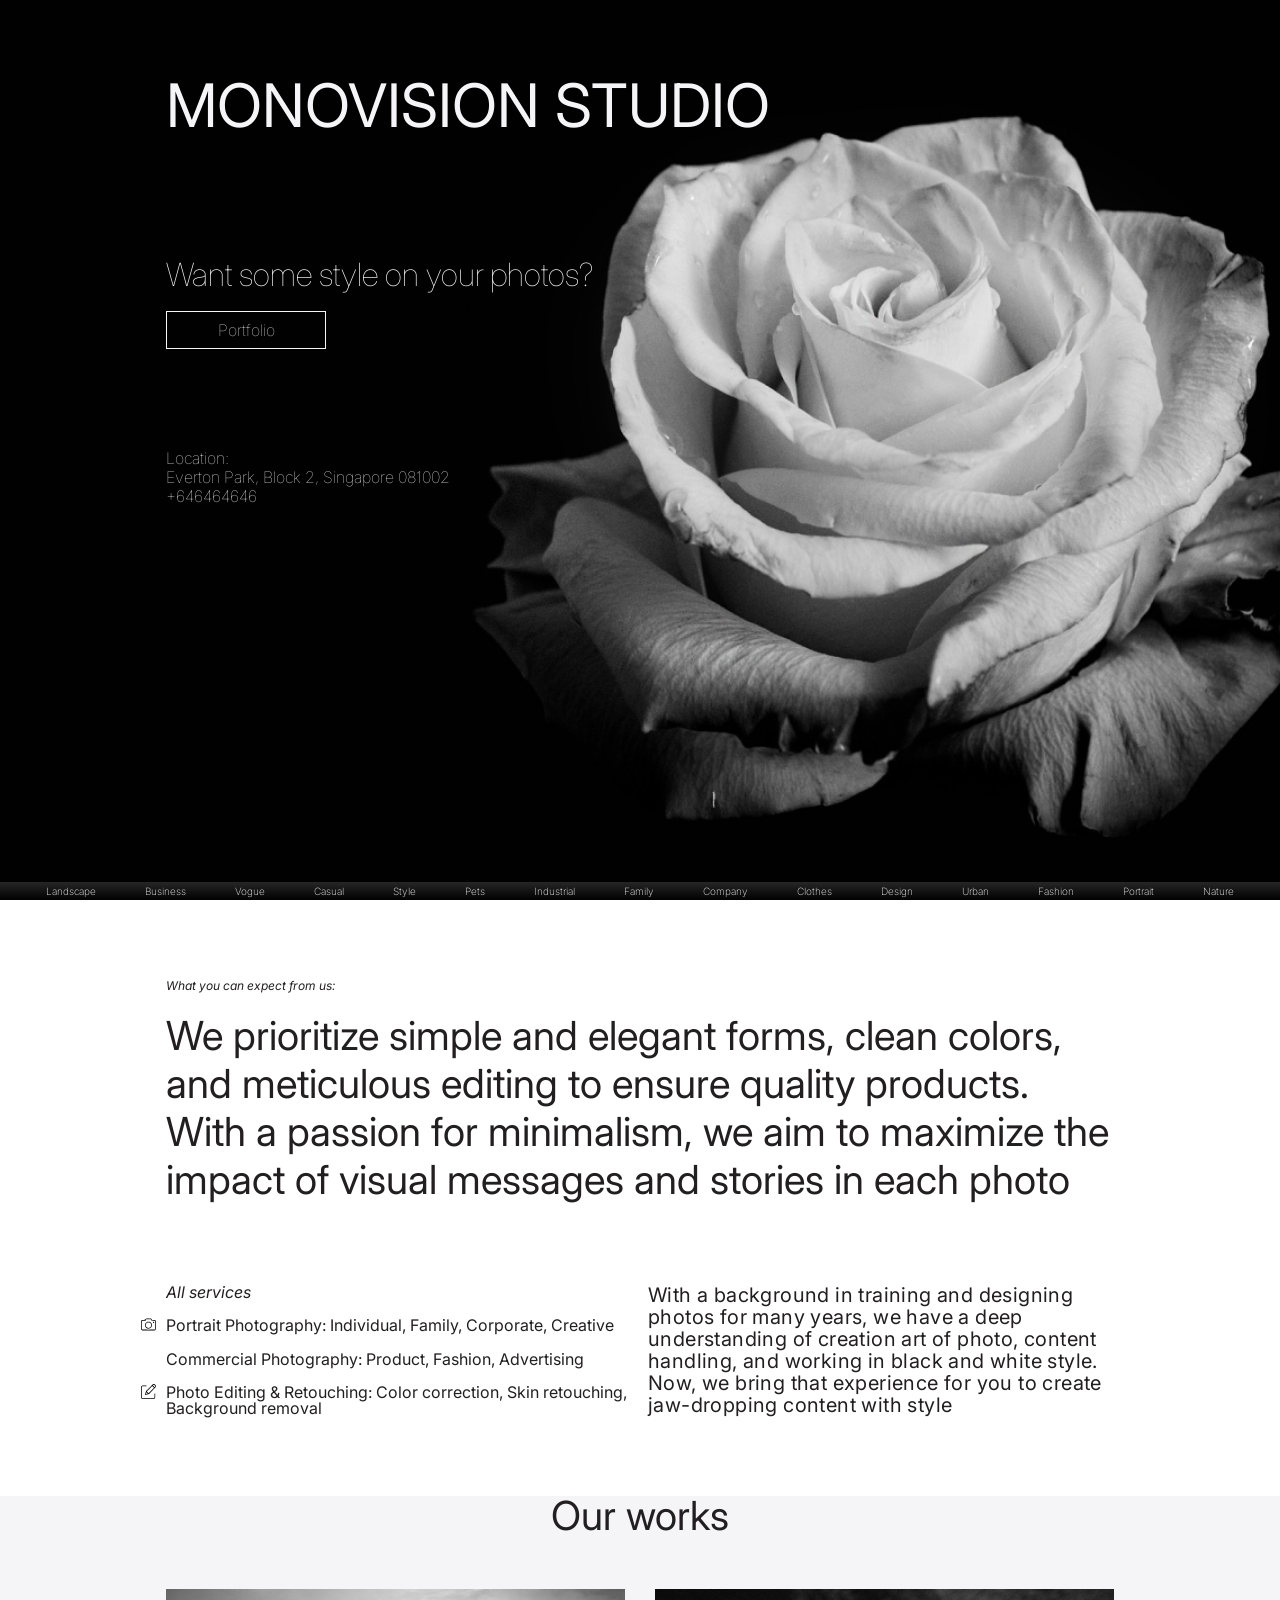
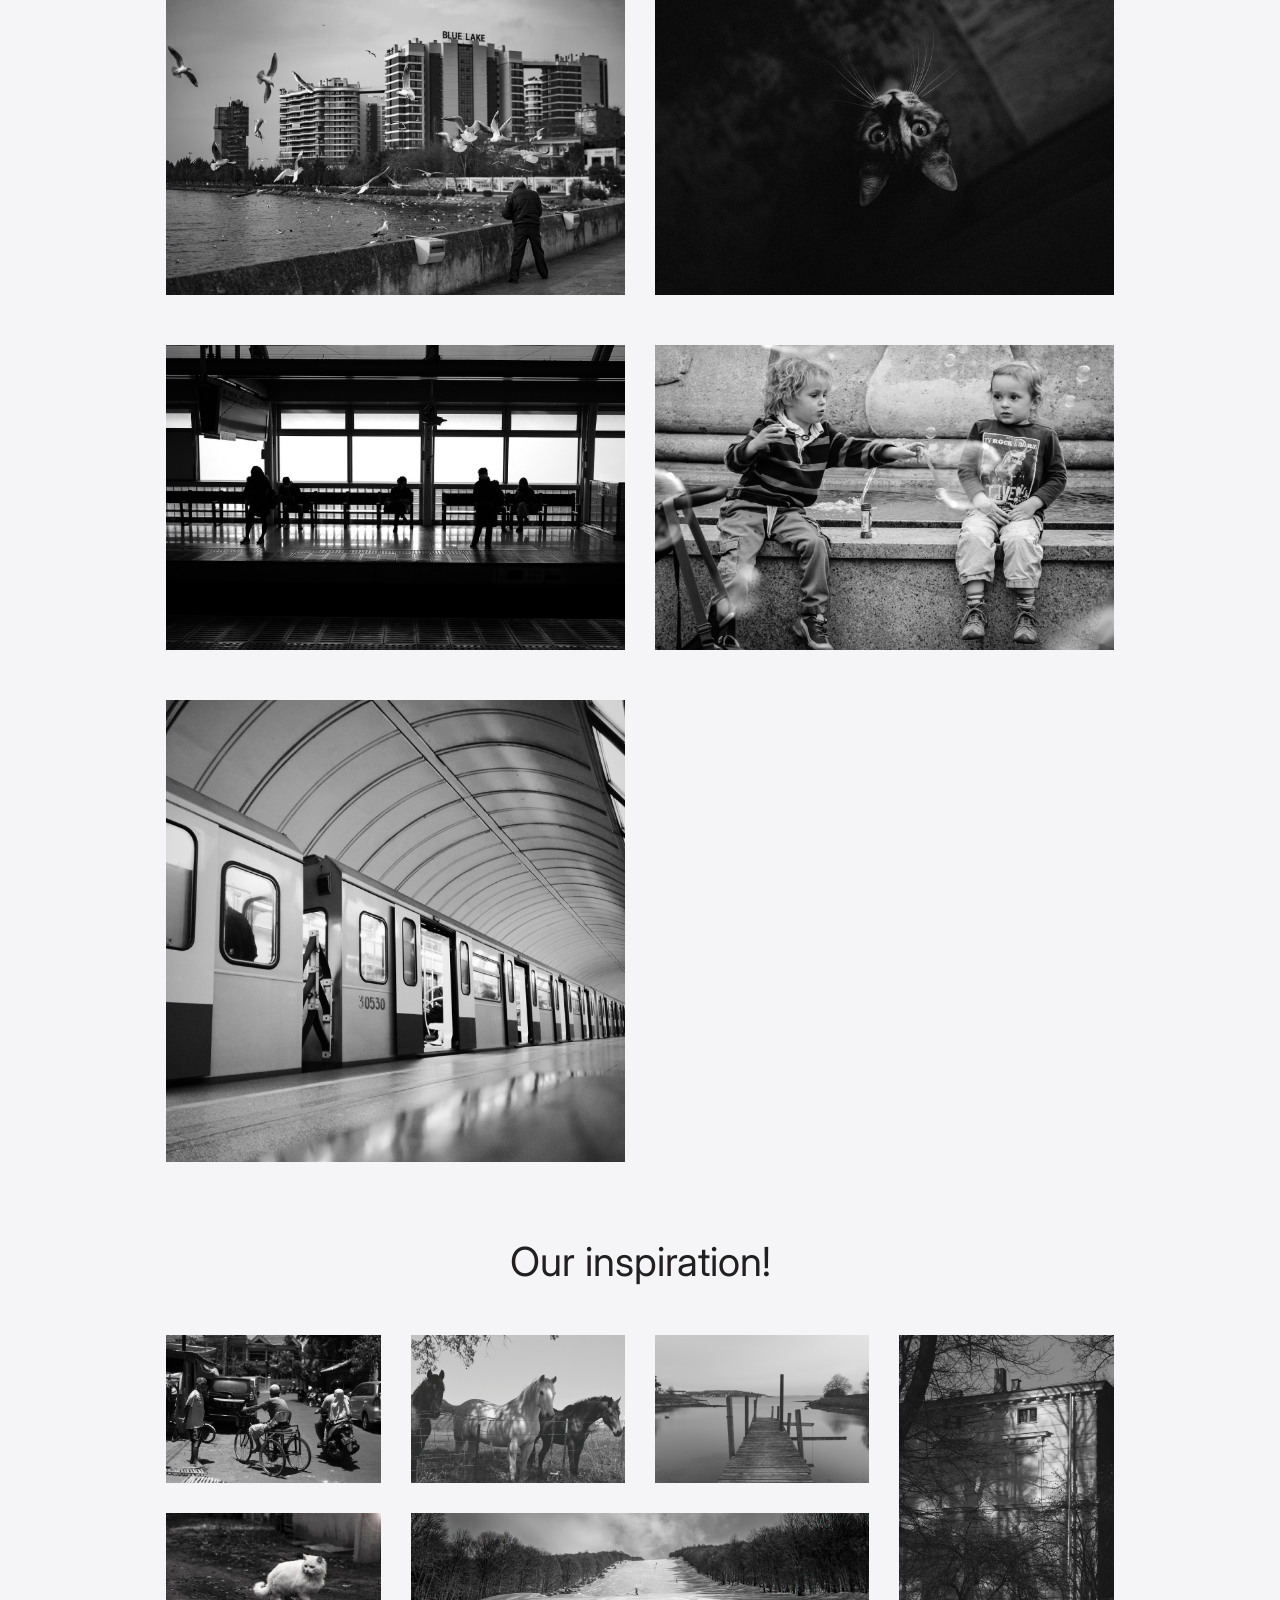
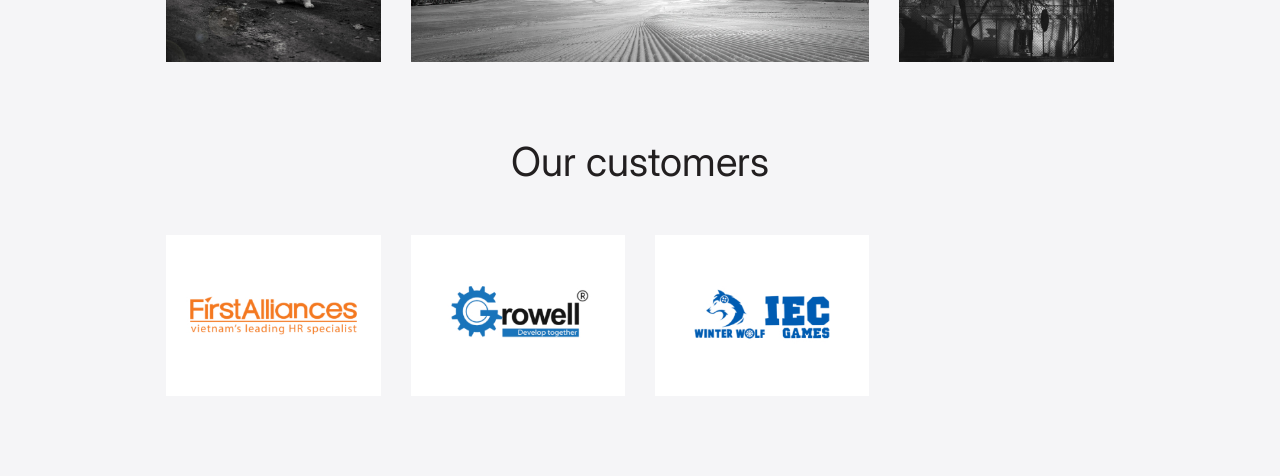
<file: src/index.html>
<!doctype html>
<html lang="en">
  <head>
    <meta charset="UTF-8" />
    <meta name="viewport" content="width=device-width, initial-scale=1.0" />
    <link rel="stylesheet" href="./css/normalize.css" />
    <link rel="stylesheet" href="./css/reset.css" />
    <link rel="icon" type="image/x-icon" href="./icons/favicon.ico" />
    <link
      href="https://fonts.googleapis.com/css2?family=Inter:ital,opsz,wght@0,14..32,100..900;1,14..32,100..900&display=swap"
      rel="stylesheet"
    />
    <link rel="stylesheet" href="./css/style.css?v=1.03" />
    <title>Monovision</title>
  </head>

  <body>
    <main>
      <section class="promo">
        <div class="container">
          <h1 class="promo__title">monovision studio</h1>
          <h2 class="promo__subtitle">Want some style on your photos?</h2>
          <a href="#" class="promo__btn btn">Portfolio</a>
          <div class="promo__address">
            Location:
            <address>Everton Park, Block 2, Singapore 081002</address>
            <a href="tel:+646464646">+646464646</a>
          </div>
        </div>
        <div class="keywords-wrapper">
          <ul class="keywords">
            <li class="keywords__item">Landscape</li>
            <li class="keywords__item">Business</li>
            <li class="keywords__item">Vogue</li>
            <li class="keywords__item">Casual</li>
            <li class="keywords__item">Style</li>
            <li class="keywords__item">Pets</li>
            <li class="keywords__item">Industrial</li>
            <li class="keywords__item">Family</li>
            <li class="keywords__item">Company</li>
            <li class="keywords__item">Clothes</li>
            <li class="keywords__item">Design</li>
            <li class="keywords__item">Urban</li>
            <li class="keywords__item">Fashion</li>
            <li class="keywords__item">Portrait</li>
            <li class="keywords__item">Nature</li>
          </ul>
        </div>
      </section>

      <section class="about">
        <div class="container">
          <h2 class="about__title">What you can expect from us:</h2>
          <p class="about__text">
            We prioritize simple and elegant forms, clean colors, and meticulous
            editing to ensure quality products. With a passion for minimalism,
            we aim to maximize the impact of visual messages and stories in each
            photo
          </p>
          <div class="services">
            <div class="services__item">
              <div class="services__title">All services</div>
              <div class="services__par">
                Portrait Photography: Individual, Family, Corporate, Creative
              </div>
              <div class="services__par">
                Commercial Photography: Product, Fashion, Advertising
              </div>
              <div class="services__par">
                Photo Editing & Retouching: Color correction, Skin retouching,
                Background removal
              </div>
            </div>
            <div class="services__text">
              With a background in training and designing photos for many years,
              we have a deep understanding of creation art of photo, content
              handling, and working in black and white style. Now, we bring that
              experience for you to create jaw-dropping content with style
            </div>
          </div>
        </div>
      </section>

      <section class="works">
        <div class="container">
          <h2 class="title works__title"><span>Our works</span></h2>
          <div class="works__grid">
            <img class="works__img" src="./img/works/bridge.jpg" alt="" />
            <img class="works__img" src="./img/works/cat.jpg" alt="" />
            <img class="works__img" src="./img/works/train.jpg" alt="" />
            <img class="works__img" src="./img/works/children.jpg" alt="" />
            <img class="works__img" src="./img/works/underground.jpg" alt="" />
          </div>
        </div>
      </section>

      <section class="inspiration">
        <div class="container">
          <h2 class="title inspiration__title">
            <span>Our inspiration!</span>
          </h2>
          <div class="inspiration__grid">
            <img
              class="inspiration__img"
              src="./img/inspiration/man.jpg"
              alt=""
            />
            <img
              class="inspiration__img"
              src="./img/inspiration/horses.jpg"
              alt=""
            />
            <img
              class="inspiration__img"
              src="./img/inspiration/bridge.jpg"
              alt=""
            />
            <img
              class="inspiration__img large-img"
              src="./img/inspiration/tenement.jpg"
              alt=""
            />
            <img
              class="inspiration__img"
              src="./img/inspiration/cat.jpg"
              alt=""
            />
            <img
              class="inspiration__img wide-img"
              src="./img/inspiration/sky.jpg"
              alt=""
            />
          </div>
        </div>
      </section>

      <section class="customers">
        <div class="container">
          <h2 class="title customers__title"><span>Our customers</span></h2>
          <div class="customers__grid">
            <img
              class="customers__img"
              src="./logo/logo-first-alliances.jpg"
              alt=""
            />
            <img class="customers__img" src="./logo/logo-growell.jpg" alt="" />
            <img
              class="customers__img"
              src="./logo/logo-iec-winter-wolf.jpg"
              alt=""
            />
          </div>
        </div>
      </section>
    </main>
  </body>
</html>
</file>
<file: src/css/style.css>
/* @import url(../fonts/stylesheet.css); */

:root {
  --light-color: #f5f5f7;
  --dark-color: #221f20;
  --container-padding-inline: 13%;
  --footer-padding-inline: 10%;
  @media screen and (max-width: 768px) {
    --container-padding-inline: 6%;
  }
  @media screen and (max-width: 425px) {
    --container-padding-inline: 15px;
  }
}

html {
  font-family: "Inter";
  scroll-behavior: smooth;
}

.container {
  padding: 0 var(--container-padding-inline);
}

.btn {
  display: flex;
  justify-content: center;
  align-items: center;
  background-color: transparent;
  color: var(--light-color);
  padding: 2px 6px;
  width: 160px;
  min-height: 38px;
  border: 1px solid var(--light-color);
  font-weight: 100;
  font-size: 16px;
  transition: all .2s;
}

.btn:hover {
  box-shadow: 0 0 4px 2px 0 rgba(255, 254, 254, 0.9);
  font-size: 18px;
}

.title span {
  position: relative;
  font-weight: 400;
  font-size: 40px;
  color: var(--dark-color);
  @media screen and (max-width: 768px) {
    font-size: 32px;
  }
  @media screen and (max-width: 425px) {
    font-size: 24px;
  }
}

.title span::after {
  transition: width .5s;
  content: "";
  display: block;
  width: 0;
  height: 2px;
  background-color: var(--dark-color);
  position: absolute;
  bottom: 0;
  left: 70%;
}

.title span:hover::after {
  width: 30%;
}

.promo {
  margin-bottom: 80px;
  padding-top: 75px;
  color: var(--light-color);
  display: grid;
  grid-template-rows: 1fr auto;
  min-height: 100vh;
  background: url("../img/main_bg.jpg") center / cover no-repeat;
  @media screen and (max-width: 768px) {
    background-image: url("../img/table_bg.jpg");
    background-position: 70% 0;
  }
  @media screen and (max-width: 425px) {
    background-image: url("../img/mobile_bg.jpg");
    background-position-y: bottom;
  }
}

.promo__title {
  margin-bottom: 124px;
  font-weight: 400;
  font-size: 60px;
  text-transform: uppercase;
  @media screen and (max-width: 768px) {
    font-size: 45px;
  }
}

.promo__subtitle {
  margin-bottom: 20px;
  font-weight: 100;
  font-size: 32px;
  @media screen and (max-width: 768px) {
    font-size: 24px;
  }
}

.promo__btn {
  margin-bottom: 100px;
}

.promo__address {
  font-weight: 100;
  line-height: 1.2;
}

.keywords-wrapper {
  background: linear-gradient(
    180deg,
    rgba(76, 76, 76, 0.5) 0%,
    rgba(27, 27, 27, 0.7) 50%,
    rgba(0, 0, 0, 0.9) 100%
  );
}

.keywords {
  color: var(--light-color);
  font-weight: 200;
  margin: 0 auto;
  padding: 4px 6px;
  max-width: 1200px;
  display: flex;
  justify-content: space-between;
  font-size: 10px;
  @media (max-width: 768px) {
    .keywords__item:nth-child(n + 11) {
      display: none;
    }
  }
  @media (max-width: 425px) {
    .keywords__item:nth-child(n + 7) {
      display: none;
    }
  }
  @media (max-width: 375px) {
    display: none;
  }
}

.about {
  margin-bottom: 80px;
}
.about__title {
  margin-bottom: 20px;
  font-weight: 400;
  font-style: italic;
  font-size: 12px;
  color: var(--dark-color);
}
.about__text {
  margin-bottom: 80px;
  max-width: 1100px;
  line-height: 1.2;
  font-weight: 400;
  font-size: 40px;
  color: var(--dark-color);
  @media screen and (max-width: 768px) {
    font-size: 32px;
  }
  @media screen and (max-width: 425px) {
    font-size: 24px;
  }
}

.services {
  margin-bottom: 80px;
  display: grid;
  grid-template-columns: repeat(2, minmax(0, 1fr));
  gap: 16px;
  @media screen and (max-width: 768px) {
    grid-template-columns: 1fr;
    gap: 24px;
  }
}
.services__item {
  font-size: 16px;
  color: var(--dark-color);
  display: flex;
  flex-direction: column;
  gap: 12px;
  justify-content: space-between;
}
.services__title {
  font-style: italic;
}
.services__text {
  line-height: 1.1;
  font-weight: 400;
  font-size: 20px;
  letter-spacing: 0.02em;
  color: var(--dark-color);
}

.services__par {
  position: relative;
}

.services__par:nth-child(2)::before {
  content: "";
  display: block;
  width: 15px;
  height: 15px;
  background: url("../icons/camera.svg") center / cover no-repeat;
  position: absolute;
  top: 0;
  left: -25px;
  @media screen and (max-width: 425px) {
    display: none;
  }
}

.services__par:nth-child(4)::before {
  content: "";
  display: block;
  width: 15px;
  height: 15px;
  background: url("../icons/edit.svg") center / cover no-repeat;
  position: absolute;
  top: 0;
  left: -25px;
  @media screen and (max-width: 425px) {
    display: none;
  }
}

.works {
  background-color: var(--light-color);
}

.works__title {
  margin-bottom: 53px;
  text-align: center;
}

.works__grid {
  /* max-width: 1050px;
  margin: 0 auto; */
  display: grid;
  grid-template-columns: repeat(2, 1fr);
  grid-template-rows: 2fr, 2fr, 3fr;
  gap: 50px 30px;
  @media screen and (max-width: 768px) {
    gap: 30px 20px;
  }
  @media screen and (max-width: 425px) {
    grid-template-columns: 1fr;
    gap: 20px 10px;
  }
}

.works__img {
  width: 100%;
  height: 100%;
  object-fit: cover;
}

.inspiration {
  padding-top: 80px;
  background-color: var(--light-color);
}

.inspiration__title {
  text-align: center;
  margin-bottom: 53px;
}

.inspiration__grid {
  display: grid;
  grid-template-columns: repeat(4, 1fr);
  grid-template-rows: repeat(2, 1fr);
  gap: 30px;
  @media screen and (max-width: 768px) {
    grid-template-columns: repeat(2, 1fr);
    grid-template-rows: auto;
  }
  @media screen and (max-width: 425px) {
    grid-template-columns: 1fr;
  }
}

.inspiration__img {
  width: 100%;
  height: 100%;
  object-fit: cover;
}

.large-img {
  grid-column-start: 4;
  grid-row-start: 1;
  grid-row-end: 3;
  @media screen and (max-width: 768px) {
    grid-column-start: 2;
    grid-column-end: 3;
    grid-row-start: 2;
    grid-row-end: 4;
  }
  @media screen and (max-width: 425px) {
    grid-column: 1;
    grid-row: auto;
  }
}

.wide-img {
  grid-column-start: 2;
  grid-column-end: 4;
  grid-row-start: 2;
  grid-row-end: 3;
  @media screen and (max-width: 768px) {
    grid-column-start: 1;
    grid-column-end: 3;
    grid-row-start: 4;
    grid-row-end: 5;
  }
  @media screen and (max-width: 425px) {
    grid-column: 1;
    grid-row: auto;
  }
}

.customers {
  padding: 80px 0;
  background-color: var(--light-color);
}

.customers__title {
  margin-bottom: 53px;
  text-align: center;
}

.customers__grid {
  display: flex;
  flex-wrap: wrap;
  gap: 30px;
}

.customers__img {
  width: calc((100% - 90px) / 4);
  /* width: 100%; */
  height: 100%;
  object-fit: cover;
  @media screen and (max-width: 425px) {
      width: calc((100% - 30px) / 2);
  }
}
</file>
